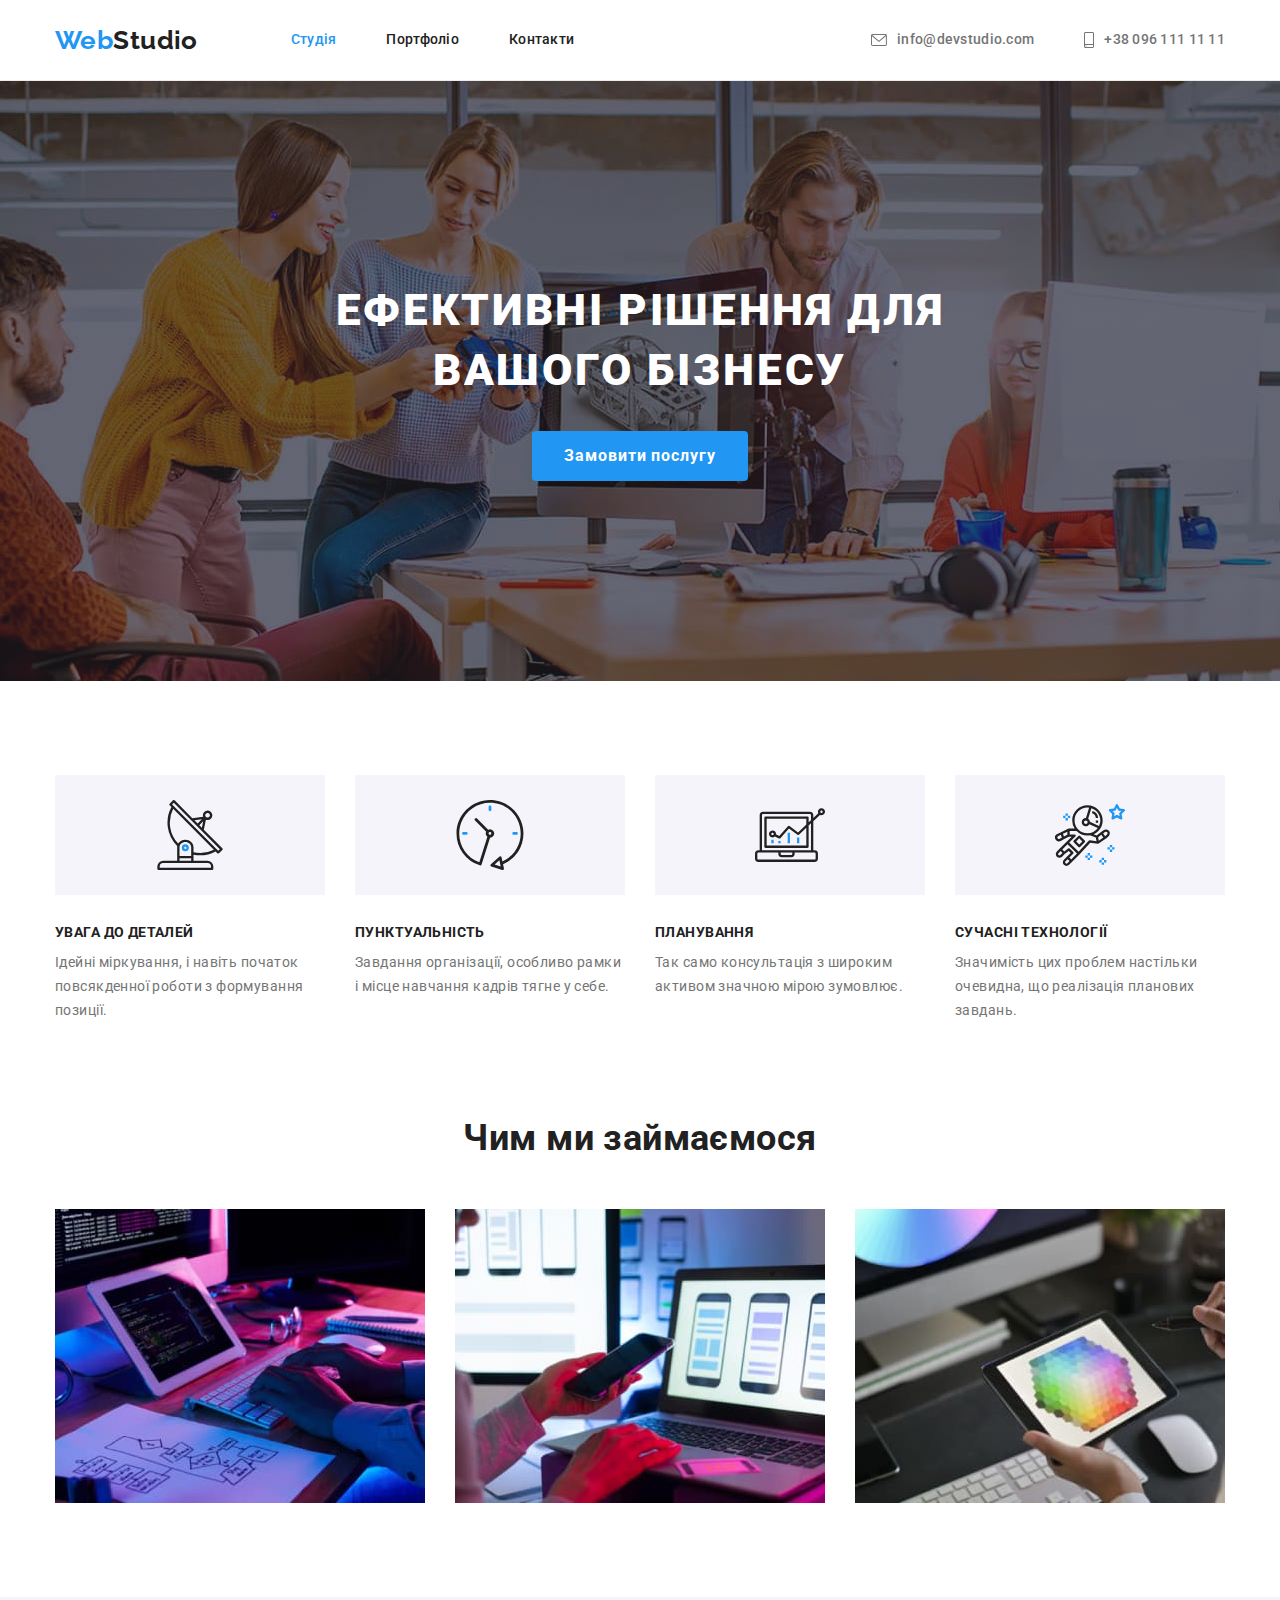
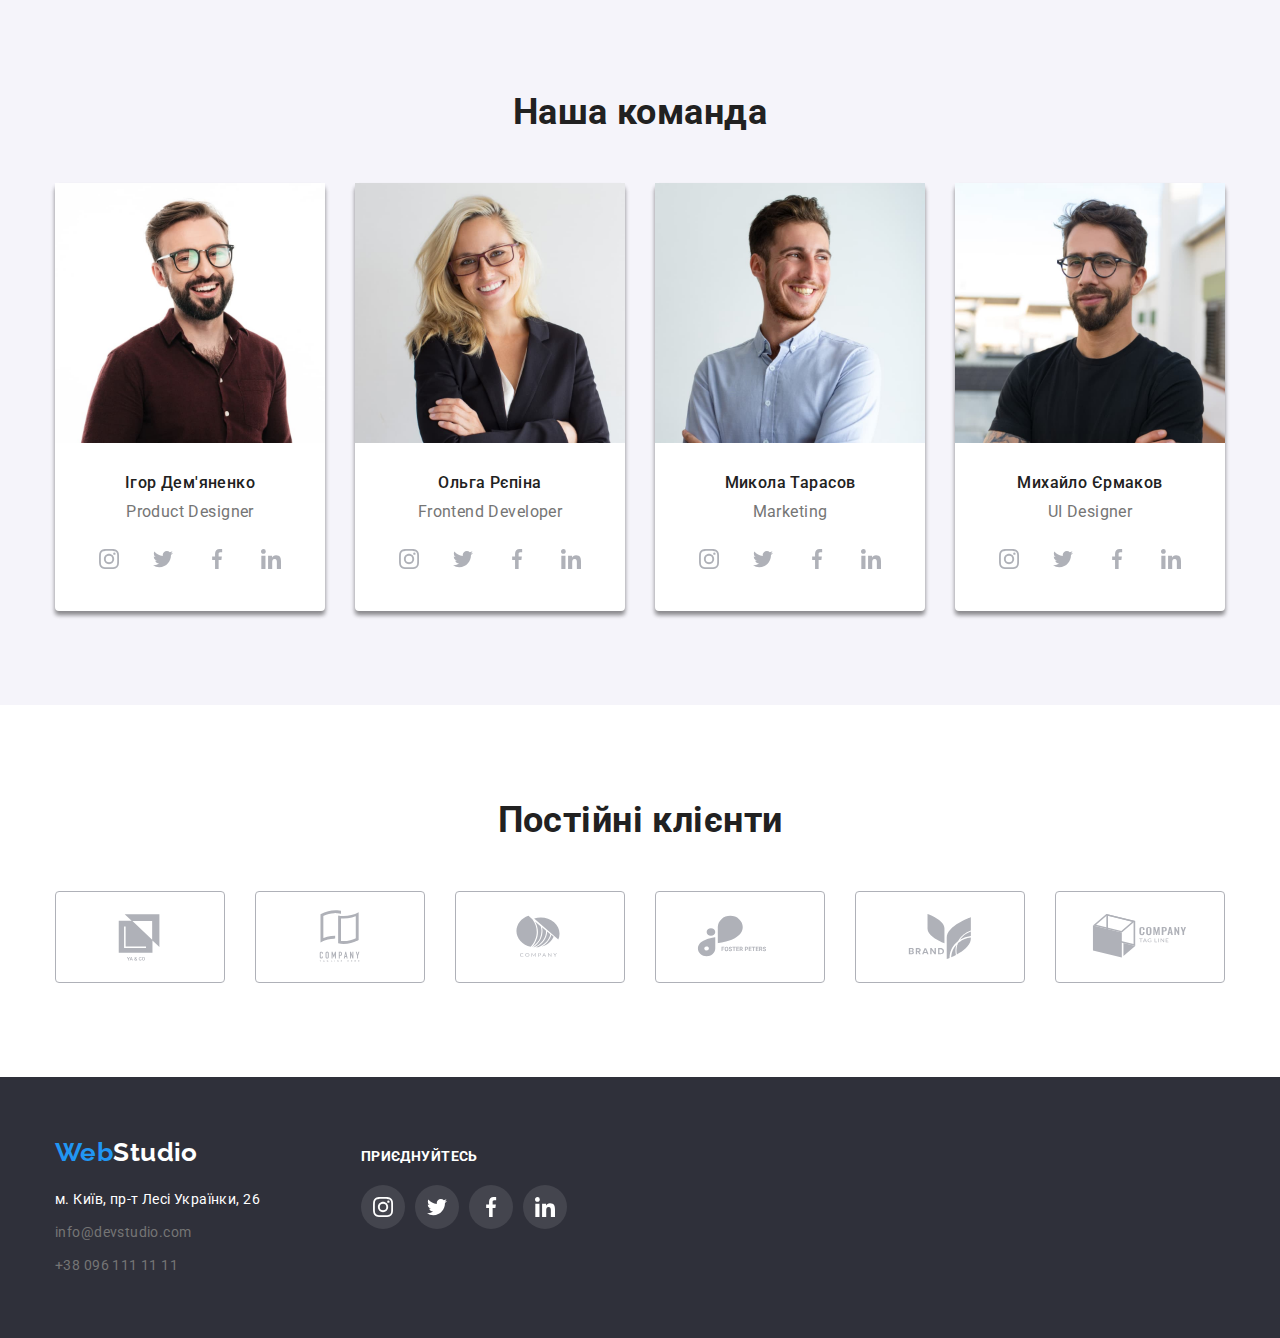
<file: index.html>
<!DOCTYPE html>
<html lang="uk">
 <head>
  <meta charset="UTF-8" />
  <meta http-equiv="X-UA-Compatible" content="IE=edge" />
  <meta name="viewport" content="width=device-width, initial-scale=1.0" />
  <title>Web Studio</title>

  <link rel="preconnect" href="https://fonts.googleapis.com" />
  <link rel="preconnect" href="https://fonts.gstatic.com" crossorigin />
  <link
   href="https://fonts.googleapis.com/css2?family=Raleway:wght@700&family=Roboto:wght@400;500;700;900&display=swap"
   rel="stylesheet"
  />
  <link
   rel="stylesheet"
   href="https://cdnjs.cloudflare.com/ajax/libs/modern-normalize/1.1.0/modern-normalize.min.css"
  />
  <link rel="stylesheet" href="./css/styles.css" />
 </head>

 <body>
  <header class="header border">
   <nav class="header-navigation container">
    <a class="logo" href="./index.html"><span class="logo-color">Web</span>Studio</a>
    <ul class="header-navigation-list">
     <li class="header-list-item">
      <a class="link-navigation is-active" href="./index.html">Студія</a>
     </li>
     <li class="header-list-item">
      <a class="link-navigation" href="./portfolio.html">Портфоліо</a>
     </li>
     <li class="header-list-item">
      <a class="link-navigation" href="">Контакти</a>
     </li>
    </ul>

    <ul class="header-contacts">
     <li class="contacts-list">
      <a class="link-contacts" href="mailto:info@devstudio.com">
       <svg class="header-icon" width="16" height="12">
        <use href="./images/spirite.svg#icon-envelope"></use>
       </svg>
       info@devstudio.com</a
      >
     </li>
     <li class="contacts-list">
      <a class="link-contacts" href="tel:+380961111111">
       <svg class="header-icon" width="10" height="16">
        <use href="./images/spirite.svg#icon-smartphone"></use>
       </svg>
       +38 096 111 11 11</a
      >
     </li>
    </ul>
   </nav>
  </header>

  <main>
   <section class="order overlay">
    <div class="container">
     <h1 class="order-title">Ефективні рішення для вашого бізнесу</h1>
     <button class="order-btn" type="button">Замовити послугу</button>
    </div>
    <!-- 
    <div class="modal-window">
     <div class="window"></div>
    </div> -->
   </section>

   <section class="benefits section">
    <div class="container">
     <h2 class="benefits-title hidden">Наші переваги</h2>
     <ul class="benefits-list">
      <li class="benefits-item">
       <div class="benefits-icon-box">
        <svg class="benefits-icon" width="70" height="70">
         <use href="./images/spirite.svg#icon-antenna"></use>
        </svg>
       </div>
       <h3 class="benefits-subtitle">УВАГА ДО ДЕТАЛЕЙ</h3>
       <p class="benefits-text">Ідейні міркування, і навіть початок повсякденної роботи з формування позиції.</p>
      </li>
      <li class="benefits-item">
       <div class="benefits-icon-box">
        <svg class="benefits-icon" width="70" height="70">
         <use href="./images/spirite.svg#icon-clock"></use>
        </svg>
       </div>
       <h3 class="benefits-subtitle">ПУНКТУАЛЬНІСТЬ</h3>
       <p class="benefits-text">Завдання організації, особливо рамки і місце навчання кадрів тягне у себе.</p>
      </li>
      <li class="benefits-item">
       <div class="benefits-icon-box">
        <svg class="benefits-icon" width="70" height="70">
         <use href="./images/spirite.svg#icon-diagram"></use>
        </svg>
       </div>
       <h3 class="benefits-subtitle">ПЛАНУВАННЯ</h3>
       <p class="benefits-text">Так само консультація з широким активом значною мірою зумовлює.</p>
      </li>

      <li class="benefits-item">
       <div class="benefits-icon-box">
        <svg class="benefits-icon" width="70" height="70">
         <use href="./images/spirite.svg#icon-astronaut"></use>
        </svg>
       </div>
       <h3 class="benefits-subtitle">СУЧАСНІ ТЕХНОЛОГІЇ</h3>
       <p class="benefits-text">Значимість цих проблем настільки очевидна, що реалізація планових завдань.</p>
      </li>
     </ul>
    </div>
   </section>

   <section class="doit section">
    <div class="container">
     <h2 class="doit-subtitle">Чим ми займаємося</h2>
     <ul class="doit-list">
      <li class="doit-item">
       <img src="./images/work-img-1.jpg" alt="our job" width="370" height="294" />
      </li>
      <li class="doit-item">
       <img src="./images/work-img-2.jpg" alt="our job" width="370" height="294" />
      </li>
      <li class="doit-item">
       <div class="doit-overlay">
        <img src="./images/work-img-3.jpg" alt="our job" width="370" height="294" />
       </div>
      </li>
     </ul>
     <div class="doit-overlay"></div>
    </div>
   </section>

   <section class="team section">
    <div class="container">
     <h2 class="team-subtitle">Наша команда</h2>
     <ul class="team-list">
      <li class="team-item">
       <img src="./images/team-img-1.jpg" alt="Ігор Дем'яненко" width="270" height="260" />
       <div class="team-text">
        <h3 class="team-name">Ігор Дем'яненко</h3>
        <p class="team-profession" lang="en">Product Designer</p>

        <ul class="team-social-iconbox">
         <li class="team-social-icon">
          <a href="" class="team-social-link">
           <svg class="social-logo" width="20" height="20">
            <use href="./images/spirite.svg#icon-instagram"></use>
           </svg>
          </a>
         </li>
         <li class="team-social-icon">
          <a href="" class="team-social-link">
           <svg class="social-logo" width="20" height="20">
            <use href="./images/spirite.svg#icon-twitter"></use>
           </svg>
          </a>
         </li>
         <li class="team-social-icon">
          <a href="" class="team-social-link">
           <svg class="social-logo" width="20" height="20">
            <use href="./images/spirite.svg#icon-facebook"></use>
           </svg>
          </a>
         </li>
         <li class="team-social-icon">
          <a href="" class="team-social-link">
           <svg class="social-logo" width="20" height="20">
            <use href="./images/spirite.svg#icon-linkedin"></use>
           </svg>
          </a>
         </li>
        </ul>
       </div>
      </li>

      <li class="team-item">
       <img src="./images/team-img-2.jpg" alt="Ольга Рєпіна" width="270" height="260" />
       <div class="team-text">
        <h3 class="team-name">Ольга Рєпіна</h3>
        <p class="team-profession" lang="en">Frontend Developer</p>

        <ul class="team-social-iconbox">
         <li class="team-social-icon">
          <a href="" class="team-social-link">
           <svg class="social-logo" width="20" height="20">
            <use href="./images/spirite.svg#icon-instagram"></use>
           </svg>
          </a>
         </li>
         <li class="team-social-icon">
          <a href="" class="team-social-link">
           <svg class="social-logo" width="20" height="20">
            <use href="./images/spirite.svg#icon-twitter"></use>
           </svg>
          </a>
         </li>
         <li class="team-social-icon">
          <a href="" class="team-social-link">
           <svg class="social-logo" width="20" height="20">
            <use href="./images/spirite.svg#icon-facebook"></use>
           </svg>
          </a>
         </li>
         <li class="team-social-icon">
          <a href="" class="team-social-link">
           <svg class="social-logo" width="20" height="20">
            <use href="./images/spirite.svg#icon-linkedin"></use>
           </svg>
          </a>
         </li>
        </ul>
       </div>
      </li>

      <li class="team-item">
       <img src="./images/team-img-3.jpg" alt="Микола Тарасов" width="270" height="260" />
       <div class="team-text">
        <h3 class="team-name">Микола Тарасов</h3>
        <p class="team-profession" lang="en">Marketing</p>

        <ul class="team-social-iconbox">
         <li class="team-social-item">
          <a href="" class="team-social-link">
           <svg class="social-logo" width="20" height="20">
            <use href="./images/spirite.svg#icon-instagram"></use>
           </svg>
          </a>
         </li>
         <li class="team-social-item">
          <a href="" class="team-social-link">
           <svg class="social-logo" width="20" height="20">
            <use href="./images/spirite.svg#icon-twitter"></use>
           </svg>
          </a>
         </li>
         <li class="team-social-item">
          <a href="" class="team-social-link">
           <svg class="social-logo" width="20" height="20">
            <use href="./images/spirite.svg#icon-facebook"></use>
           </svg>
          </a>
         </li>
         <li class="team-social-item">
          <a href="" class="team-social-link">
           <svg class="social-logo" width="20" height="20">
            <use href="./images/spirite.svg#icon-linkedin"></use>
           </svg>
          </a>
         </li>
        </ul>
       </div>
      </li>

      <li class="team-item">
       <img src="./images/team-img-4.jpg" alt="" width="270" height="260" />
       <div class="team-text">
        <h3 class="team-name">Михайло Єрмаков</h3>
        <p class="team-profession" lang="en">UI Designer</p>
        <ul class="team-social-iconbox">
         <li class="team-social-item">
          <a href="" class="team-social-link">
           <svg class="social-logo" width="20" height="20">
            <use href="./images/spirite.svg#icon-instagram"></use>
           </svg>
          </a>
         </li>
         <li class="team-social-item">
          <a href="" class="team-social-link">
           <svg class="social-logo" width="20" height="20">
            <use href="./images/spirite.svg#icon-twitter"></use>
           </svg>
          </a>
         </li>
         <li class="team-social-item">
          <a href="" class="team-social-link">
           <svg class="social-logo" width="20" height="20">
            <use href="./images/spirite.svg#icon-facebook"></use>
           </svg>
          </a>
         </li>
         <li class="team-social-item">
          <a href="" class="team-social-link">
           <svg class="social-logo" width="20" height="20">
            <use href="./images/spirite.svg#icon-linkedin"></use>
           </svg>
          </a>
         </li>
        </ul>
       </div>
      </li>
     </ul>
    </div>
   </section>

   <section class="clients section">
    <div class="container">
     <h2 class="clients-subtitle">Постійні клієнти</h2>
     <ul class="clients-list">
      <li class="clients-item">
       <a class="clients-link" href="#">
        <svg class="clients-logo" width="106" height="60">
         <use href="./images/spirite.svg#icon-clogo1"></use>
        </svg>
       </a>
      </li>
      <li class="clients-item">
       <a class="clients-link" href="#">
        <svg class="clients-logo" width="106" height="60">
         <use href="./images/spirite.svg#icon-clogo2"></use>
        </svg>
       </a>
      </li>
      <li class="clients-item">
       <a class="clients-link" href="#">
        <svg class="clients-logo" width="106" height="60">
         <use href="./images/spirite.svg#icon-clogo3"></use>
        </svg>
       </a>
      </li>
      <li class="clients-item">
       <a class="clients-link" href="#">
        <svg class="clients-logo" width="106" height="60">
         <use href="./images/spirite.svg#icon-clogo4"></use>
        </svg>
       </a>
      </li>
      <li class="clients-item">
       <a class="clients-link" href="#">
        <svg class="clients-logo" width="106" height="60">
         <use href="./images/spirite.svg#icon-clogo5"></use>
        </svg>
       </a>
      </li>
      <li class="clients-item">
       <a class="clients-link" href="#">
        <svg class="clients-logo" width="106" height="60">
         <use href="./images/spirite.svg#icon-clogo6"></use>
        </svg>
       </a>
      </li>
     </ul>
    </div>
   </section>
  </main>

  <footer class="footer">
   <div class="container footer-box-main">
    <div class="footer-box-left">
     <a class="logo" href="./index.html"> <span class="logo-color">Web</span>Studio</a>
     <address class="footer-address">
      <ul class="footer-contacts">
       <li class="footer-list">
        <a
         class="footer-map"
         href="https://goo.gl/maps/aHd2ftM9WsuAnUvCA"
         target="_blank"
         rel="nofollow noreferrer noopener"
         >м. Київ, пр-т Лесі Українки, 26</a
        >
       </li>
       <li class="footer-list">
        <a class="footer-link" href="mailto:info@devstudio.com">info@devstudio.com</a>
       </li>
       <li class="footer-list">
        <a class="footer-link" href="tel:+380961111111">+38 096 111 11 11</a>
       </li>
      </ul>
     </address>
    </div>
    <div class="social-box">
     <p class="social-title">приєднуйтесь</p>
     <ul class="footer-social">
      <li class="social-item">
       <a class="social-link" href="#">
        <svg class="social-logo" width="20" height="20">
         <use href="./images/spirite.svg#icon-instagram"></use>
        </svg>
       </a>
      </li>

      <li class="social-item">
       <a class="social-link" href="#">
        <svg class="social-logo" width="20" height="20">
         <use href="./images/spirite.svg#icon-twitter"></use>
        </svg>
       </a>
      </li>
      <li class="social-item">
       <a class="social-link" href="#">
        <svg class="social-logo" width="20" height="20">
         <use href="./images/spirite.svg#icon-facebook"></use>
        </svg>
       </a>
      </li>
      <li class="social-item">
       <a class="social-link" href="#">
        <svg class="social-logo" width="20" height="20">
         <use href="./images/spirite.svg#icon-linkedin"></use>
        </svg>
       </a>
      </li>
     </ul>
    </div>
   </div>
  </footer>
 </body>
</html>
</file>
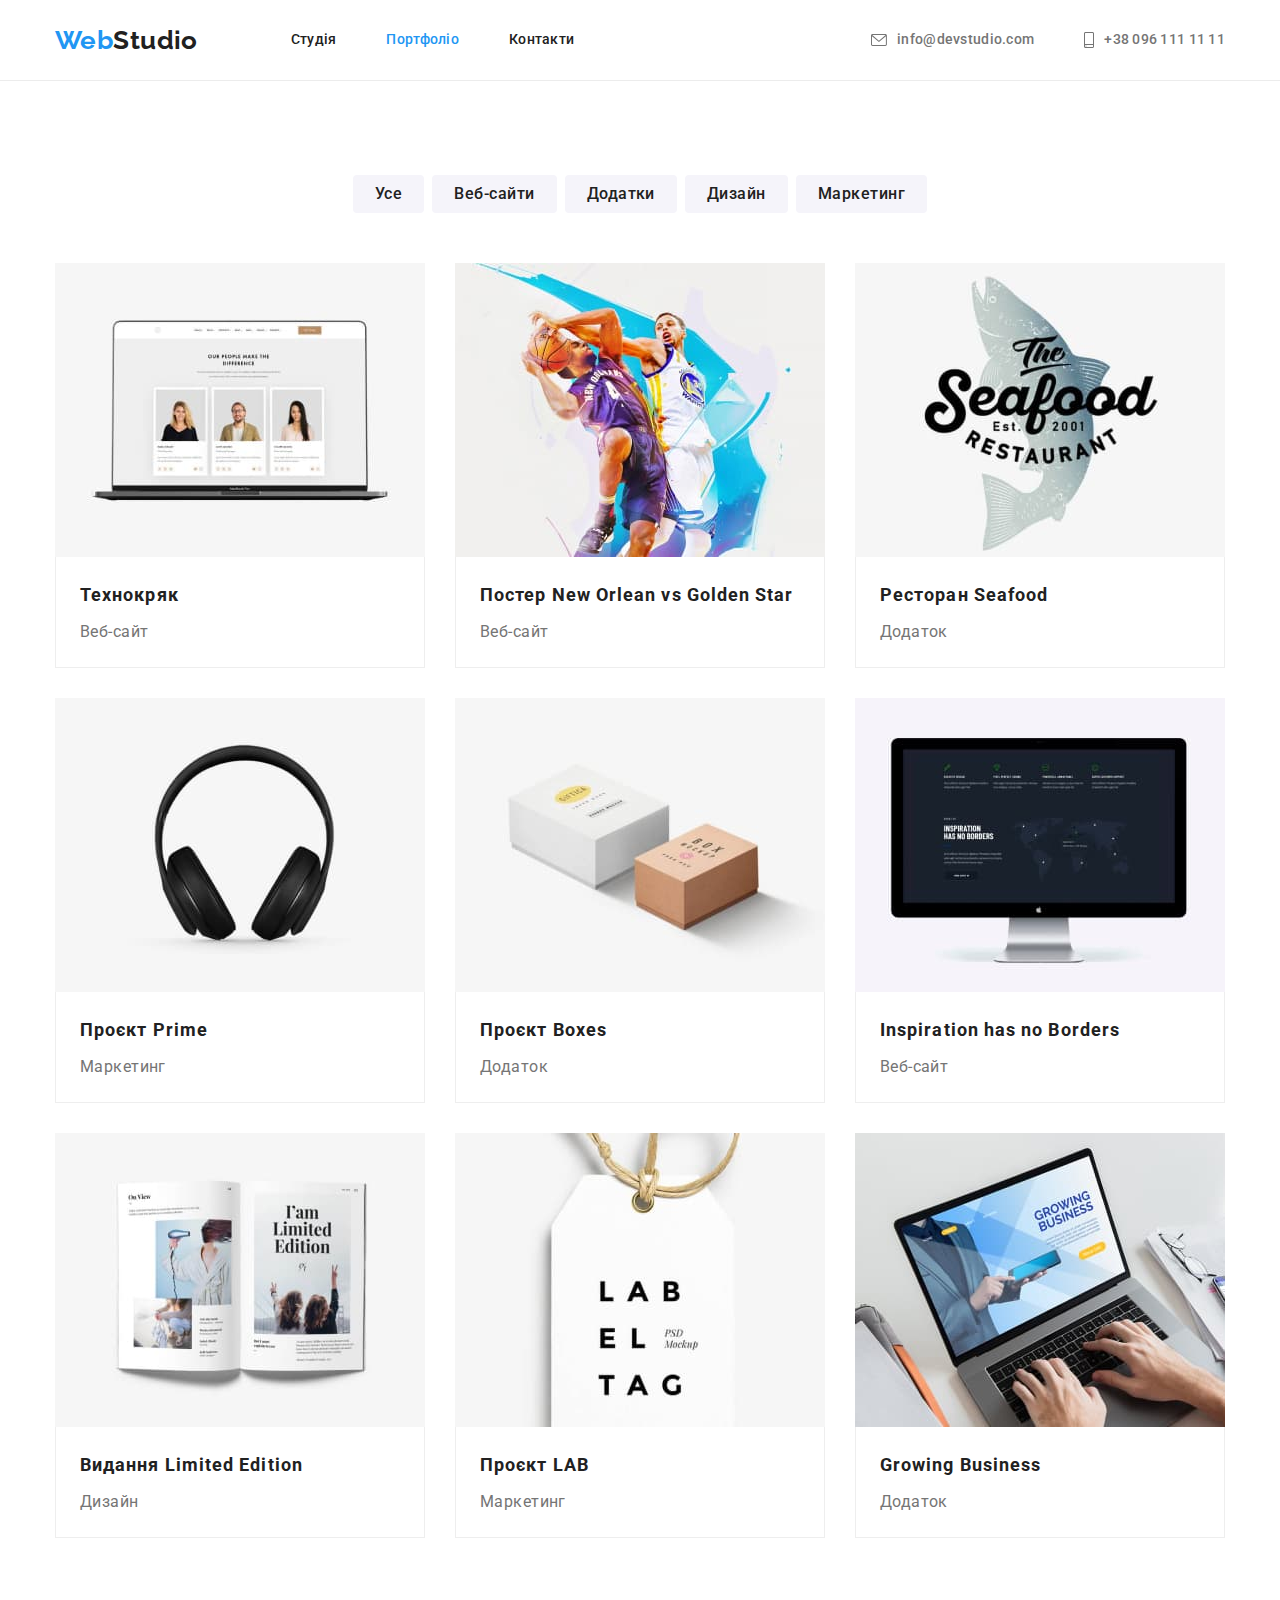
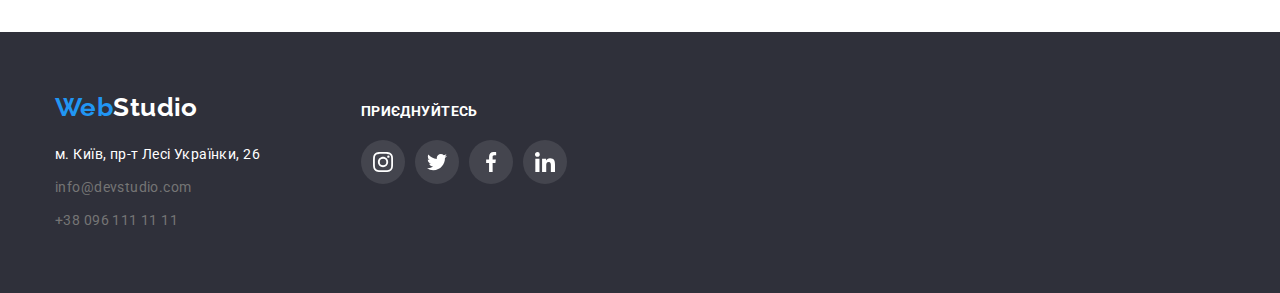
<file: portfolio.html>
<!DOCTYPE html>
<html lang="uk">
  <head>
    <meta charset="UTF-8" />
    <meta http-equiv="X-UA-Compatible" content="IE=edge" />
    <meta name="viewport" content="width=device-width, initial-scale=1.0" />
    <title>Web Studio</title>
    <link rel="preconnect" href="https://fonts.googleapis.com" />
    <link rel="preconnect" href="https://fonts.gstatic.com" crossorigin />
    <link
      href="https://fonts.googleapis.com/css2?family=Raleway:wght@700&family=Roboto:wght@400;500;700;900&display=swap"
      rel="stylesheet"
    />
    <link
      rel="stylesheet"
      href="https://cdnjs.cloudflare.com/ajax/libs/modern-normalize/1.1.0/modern-normalize.min.css"
    />
    <link rel="stylesheet" href="./css/styles.css" />
  </head>
  <body>
    <header class="header border">
      <nav class="header-navigation container">
        <a class="logo" href="./index.html"><span class="logo-color">Web</span>Studio</a>
        <ul class="header-navigation-list">
          <li class="header-list-item">
            <a class="link-navigation" href="./index.html">Студія</a>
          </li>
          <li class="header-list-item">
            <a class="link-navigation is-active" href="./portfolio.html">Портфоліо</a>
          </li>
          <li class="header-list-item">
            <a class="link-navigation" href="">Контакти</a>
          </li>
        </ul>

        <ul class="header-contacts">
          <li class="contacts-list">
            <a class="link-contacts" href="mailto:info@devstudio.com">
              <svg class="header-icon" width="16" height="12">
                <use href="./images/spirite.svg#icon-envelope"></use>
              </svg>
              info@devstudio.com</a
            >
          </li>
          <li class="contacts-list">
            <a class="link-contacts" href="tel:+380961111111">
              <svg class="header-icon" width="10" height="16">
                <use href="./images/spirite.svg#icon-smartphone"></use>
              </svg>
              +38 096 111 11 11</a
            >
          </li>
        </ul>
      </nav>
    </header>

    <main class="main">
      <section class="filter-portfolio section">
        <div class="container">
          <h1 class="filter-title hidden">Web Portfolio</h1>
          <ul class="filter-list">
            <li class="filter-item">
              <button class="filter-btn" type="button">Усе</button>
            </li>
            <li class="filter-item">
              <button class="filter-btn" type="button">Веб-сайти</button>
            </li>
            <li class="filter-item">
              <button class="filter-btn" type="button">Додатки</button>
            </li>
            <li class="filter-item">
              <button class="filter-btn" type="button">Дизайн</button>
            </li>
            <li class="filter-item">
              <button class="filter-btn" type="button">Маркетинг</button>
            </li>
          </ul>

          <ul class="portfolio-list">
            <li class="portfolio-item">
              <a class="portfolio-link" href="">
                <img src="./images/pf-1.jpg" alt="Технокряк" width="370" />
                <div class="border-portfolio">
                  <h2 class="portfolio-title">Технокряк</h2>
                  <p class="portfolio-text">Веб-сайт</p>
                </div>
              </a>
            </li>

            <li class="portfolio-item">
              <a class="portfolio-link" href="">
                <img src="./images/pf-2.jpg" alt="Постер New Orlean vs Golden Star" width="370" />
                <div class="border-portfolio">
                  <h2 class="portfolio-title">Постер New Orlean vs Golden Star</h2>
                  <p class="portfolio-text">Веб-сайт</p>
                </div>
              </a>
            </li>

            <li class="portfolio-item">
              <a class="portfolio-link" href="">
                <img src="./images/pf-3.jpg" alt="Ресторан Seafood" width="370" />
                <div class="border-portfolio">
                  <h2 class="portfolio-title">Ресторан Seafood</h2>
                  <p class="portfolio-text">Додаток</p>
                </div>
              </a>
            </li>

            <li class="portfolio-item">
              <a class="portfolio-link" href="">
                <img src="./images/pf-4.jpg" alt="Проєкт Prime" width="370" />
                <div class="border-portfolio">
                  <h2 class="portfolio-title">Проєкт Prime</h2>
                  <p class="portfolio-text">Маркетинг</p>
                </div>
              </a>
            </li>

            <li class="portfolio-item">
              <a class="portfolio-link" href="">
                <img src="./images/pf-5.jpg" alt="Проєкт Boxes" width="370" />
                <div class="border-portfolio">
                  <h2 class="portfolio-title">Проєкт Boxes</h2>
                  <p class="portfolio-text">Додаток</p>
                </div>
              </a>
            </li>

            <li class="portfolio-item">
              <a class="portfolio-link" href="">
                <img src="./images/pf-6.jpg" alt="Inspiration has no Borders" width="370" />
                <div class="border-portfolio">
                  <h2 class="portfolio-title">Inspiration has no Borders</h2>
                  <p class="portfolio-text">Веб-сайт</p>
                </div>
              </a>
            </li>

            <li class="portfolio-item">
              <a class="portfolio-link" href="">
                <img src="./images/pf-7.jpg" alt="Видання Limited Edition" width="370" />
                <div class="border-portfolio">
                  <h2 class="portfolio-title">Видання Limited Edition</h2>
                  <p class="portfolio-text">Дизайн</p>
                </div>
              </a>
            </li>

            <li class="portfolio-item">
              <a class="portfolio-link" href="">
                <img src="./images/pf-8.jpg" alt="Проєкт LAB" width="370" />
                <div class="border-portfolio">
                  <h2 class="portfolio-title">Проєкт LAB</h2>
                  <p class="portfolio-text">Маркетинг</p>
                </div>
              </a>
            </li>

            <li class="portfolio-item">
              <a class="portfolio-link" href="">
                <img src="./images/pf-9.jpg" alt="Growing Business" width="370" />
                <div class="border-portfolio">
                  <h2 class="portfolio-title">Growing Business</h2>
                  <p class="portfolio-text">Додаток</p>
                </div>
              </a>
            </li>
          </ul>
        </div>
      </section>
    </main>

    <footer class="footer">
      <div class="container footer-box-main">
        <div class="footer-box-left">
          <a class="logo" href="./index.html"> <span class="logo-color">Web</span>Studio</a>
          <address class="footer-address">
            <ul class="footer-contacts">
              <li class="footer-list list">
                <a
                  class="footer-map"
                  href="https://goo.gl/maps/aHd2ftM9WsuAnUvCA"
                  target="_blank"
                  rel="nofollow noreferrer noopener"
                  >м. Київ, пр-т Лесі Українки, 26</a
                >
              </li>
              <li class="footer-list">
                <a class="footer-link" href="mailto:info@devstudio.com">info@devstudio.com</a>
              </li>
              <li class="footer-list list">
                <a class="footer-link" href="tel:+380961111111">+38 096 111 11 11</a>
              </li>
            </ul>
          </address>
        </div>
        <div class="social-box">
          <p class="social-title">приєднуйтесь</p>
          <ul class="footer-social">
            <li class="social-item">
              <a class="social-link" href="#">
                <svg class="social-logo" width="20" height="20">
                  <use href="./images/spirite.svg#icon-instagram"></use>
                </svg>
              </a>
            </li>

            <li class="social-item">
              <a class="social-link" href="#">
                <svg class="social-logo" width="20" height="20">
                  <use href="./images/spirite.svg#icon-twitter"></use>
                </svg>
              </a>
            </li>
            <li class="social-item">
              <a class="social-link" href="#">
                <svg class="social-logo" width="20" height="20">
                  <use href="./images/spirite.svg#icon-facebook"></use>
                </svg>
              </a>
            </li>
            <li class="social-item">
              <a class="social-link" href="#">
                <svg class="social-logo" width="20" height="20">
                  <use href="./images/spirite.svg#icon-linkedin"></use>
                </svg>
              </a>
            </li>
          </ul>
        </div>
      </div>
    </footer>
  </body>
</html>
</file>
<file: css/styles.css>
:root {
 --primary-color: #212121;
 --secondary-color: #757575;
 --thirdy-color: #fff;
 --hover-link-color: #2196f3;
 --logo-color: #2196f3;
 --gray: #2f303a;
 --light-gray: #ececec;
 --border-portfolio: #eeeeee;
 --btn-background: #f5f4fa;
 --primary-font-size: 14px;
 --secondary-font-size: 16px;
}

body {
 font-family: "Roboto", sans-serif;
 color: var(--primary-color);
 letter-spacing: 0.03em;
 font-size: var(--primary-font-size); /* fixed */
}

/* ------------------------------ */
/* ==== Utils and clear css ======*/
/* ------------------------------ */

address {
 font-style: normal; /* fixed */
}

img {
 display: block;
 max-width: 100%;
 height: auto;
}

h1,
h2,
h3,
h4,
h5,
h6,
p,
ul {
 margin: 0px;
 padding: 0px;
}

ul,
ol {
 list-style-type: none;
}

a {
 text-decoration: none;
}

.container {
 width: 1200px;
 padding-left: 15px;
 padding-right: 15px;
 margin: 0 auto;
}

.section {
 padding: 94px 0px;
}

/* Hidden element. Example h1-h6 */
.hidden {
 position: absolute;
 width: 1px;
 height: 1px;
 margin: -1px;
 border: 0;
 padding: 0;

 white-space: nowrap;
 clip-path: inset(100%);
 clip: rect(0 0 0 0);
 overflow: hidden;
}

.is-active {
 position: relative;
}

/* .is-active::after {
 position: absolute;
 content: "";
 width: 100%;
 height: 4px;
 bottom: 0;
 left: 0;
 border-radius: 2px;
 background-color: var(--hover-link-color);
} */

/* ------------------------------ */
/* =========== Header ============*/
/* ------------------------------ */

.header .container {
 display: flex;
 align-items: center;
}

.header-navigation {
 display: flex;
 align-items: center;
}

.logo {
 margin-right: 93px;
 text-decoration: none;
 color: var(--primary-color);
 font-weight: 700;
 font-family: "Raleway";
 font-size: 26px;
 line-height: 1.19;
}

.logo-color {
 color: var(--logo-color);
}

.header-navigation-list {
 display: flex;
 padding-left: 0px;
}

.header-list-item:not(:last-child) {
 margin-right: 50px;
}

.link-navigation {
 display: block;
 padding-top: 32px;
 padding-bottom: 32px;

 color: var(--primary-color);
 font-weight: 500;

 line-height: 1.14;
 letter-spacing: 0.02em;
}

.link-navigation:focus,
.link-navigation:hover {
 color: var(--hover-link-color);
}

.header-contacts {
 display: flex;
 margin-left: auto;
 align-items: center;
}

.contacts-list:not(:last-child) {
 margin-right: 50px;
}

.link-contacts {
 display: flex;
 align-items: center;
 justify-content: center;
 padding-top: 32px;
 padding-bottom: 32px;
 color: var(--secondary-color);
 font-weight: 500;

 line-height: 1.14;
 letter-spacing: 0.02em;
}

.link-contacts:hover,
.link-contacts:focus {
 color: var(--hover-link-color);
}

.header-icon {
 margin-right: 10px;
 fill: currentColor;
}

.header.border {
 border-bottom: 1px solid var(--light-gray);
}

.link-navigation.is-active {
 color: var(--hover-link-color);
}

/* ------------------------------ */
/* ======== Order service= =======*/
/* ------------------------------ */

.order {
 /* position: relative; */
 padding-top: 200px;
 padding-bottom: 200px;
 background-color: var(--gray);
 text-align: center;
}

.overlay {
 max-width: 1600px;
 height: 600px;
 margin-left: auto;
 margin-right: auto;

 background-image: linear-gradient(to right, rgba(47, 48, 58, 0.4), rgba(47, 48, 58, 0.4)), url(../images/order-img.jpg);

 background-repeat: no-repeat;
 background-position: center;
 background-size: cover;
}

.order-title {
 width: 696px;
 margin: 0 auto;
 margin-bottom: 30px;

 color: var(--thirdy-color);
 font-weight: 900;
 font-size: 44px;
 line-height: 1.36;
 letter-spacing: 0.06em;
 text-transform: uppercase;
}

.order-btn {
 margin: 0 auto;
 padding: 10px 32px;
 min-width: 216px;

 font-family: inherit;
 font-weight: 700;
 font-size: var(--secondary-font-size);
 line-height: 1.88;

 color: var(--thirdy-color);
 letter-spacing: 0.06em;
 background: var(--hover-link-color);
 border: 0;
 box-shadow: 0px 4px 4px rgba(0, 0, 0, 0);
 border-radius: 4px;
 cursor: pointer;
}

/* .modal-window {
 position: absolute;
 width: 100%;
 height: 150%;

 top: 0;
 right: 0;
 background-color: aqua;
 opacity: 0.5;
}

.window {
 width: 528px;
 height: 581px;
 background-color: var(--thirdy-color);
 opacity: 1;
} */

/* ------------------------------ */
/* ========== Benefits ===========*/
/* ------------------------------ */

.benefits-list {
 display: flex;
}

.benefits-icon-box {
 display: flex;
 align-items: center;
 justify-content: center;
 margin-bottom: 30px;
 padding: 25px 100px;
 background-color: #f5f4fa;
}

.benefits-icon {
 fill: currentColor;
 color: #2196f3;
}

.benefits-item:not(:last-child) {
 margin-right: 30px;
}

.benefits-subtitle {
 margin-bottom: 10px;
 font-size: 14px;
 font-weight: 700;

 line-height: 1.14;
 text-transform: uppercase;
}

.benefits-text {
 line-height: 1.71;
 color: var(--secondary-color);
}

/* ------------------------------ */
/* ====== What are we doing ======*/
/* ------------------------------ */

.doit {
 padding-top: 0px;
}

.doit-subtitle,
.team-subtitle {
 text-align: center;
 margin-bottom: 50px;
 font-weight: 700;
 font-size: 36px;
 line-height: 1.17;
}

.doit-item:not(:last-child),
.team-item:not(:last-child) {
 margin-right: 30px;
}

.doit-list,
.team-list {
 display: flex;
}

/* .doit-item {
 position: relative;
}

.doit-overlay {
 position: absolute;
 right: 0;
 top: 0;
 left: 0;
 bottom: 0; 
 width: 100%;
 height: 100%;
 background-color: red;
} */

/* ------------------------------ */
/* ========== Our Team ===========*/
/* ------------------------------ */

.team-item {
 text-align: center;
 border-radius: 4px;
 box-shadow: 0px 4px 4px rgba(0, 0, 0, 0.25), 0px 4px 4px rgba(0, 0, 0, 0.25);

 background-color: var(--thirdy-color);
}

.team-text {
 padding: 30px 0;
}

.team {
 background-color: #f5f4fa;
}

.team-name {
 margin-bottom: 10px;
 font-weight: 500;
 font-size: var(--secondary-font-size);
 line-height: 1.19;
}

.team-profession {
 margin-bottom: 16px;
 font-size: var(--secondary-font-size);
 line-height: 1.19;
 color: var(--secondary-color);
}

.team-social-iconbox {
 display: flex;
 justify-content: center;
 align-items: center;
 gap: 10px;
}

.team-social-link {
 display: flex;
 justify-content: center;
 align-items: center;
 /* margin-right: 10px; */
 width: 44px;
 height: 44px;
 border-radius: 50px;
 color: #afb1b8;
}

.team-social-link:hover,
.team-social-link:focus {
 color: var(--thirdy-color);
 background-color: #2196f3;
}

.team-social-icon > .social-logo {
 fill: currentColor;
}

/* ------------------------------ */
/* ======== Our clients  =========*/
/* ------------------------------ */
.clients-subtitle {
 margin-bottom: 50px;
 text-align: center;

 font-weight: 700;
 font-size: 36px;
 line-height: 1.17;
}

.clients-list {
 display: flex;
}

.clients-link {
 display: flex;
 width: 170px;
 height: 92px;
 justify-content: center;
 align-items: center;
 color: #afb1b8;
 border: 1px solid currentColor;
 border-radius: 4px;
}

.clients-item:not(:last-child) {
 margin-right: 30px;
}

.clients-logo {
 fill: currentColor;
}

.clients-link:focus,
.clients-link:hover {
 color: #2196f3;
}

/* ------------------------------ */
/* ============ Footer ===========*/
/* ------------------------------ */

.footer {
 background-color: var(--gray);
 padding: 60px 0;
}

.footer-box-main {
 display: flex;
 align-items: baseline;
}

.footer-box-left {
 margin-right: 70px;
}

.footer .logo {
 color: var(--thirdy-color);
}

.footer-list:not(:last-child) {
 margin-bottom: 9px;
}

.footer-address {
 margin-top: 20px;
}

.footer-map {
 color: var(--thirdy-color);
 line-height: 1.71;
}

.footer-link {
 color: var(--secondary-color);
 line-height: 1.71;
}

.footer-map:focus,
.footer-map:hover,
.footer-link:focus,
.footer-link:hover {
 color: var(--hover-link-color);
}

/* ------------------------------ */
/* ======= Footer social icon ====*/
/* ------------------------------ */

.footer-social {
 display: flex;
}

.social-title {
 margin-bottom: 20px;
 font-weight: 700;
 font-size: 14px;
 line-height: 1.14;

 color: var(--thirdy-color);

 text-transform: uppercase;
}

.social-link {
 display: flex;
 justify-content: center;
 align-items: center;
 margin-right: 10px;
 width: 44px;
 height: 44px;
 color: var(--thirdy-color);
 border-radius: 50px;
 background-color: rgba(255, 255, 255, 0.1);
}

.social-link:hover,
.social-link:focus {
 background-color: #2196f3;
}

.social-logo {
 fill: currentColor;
}

/* ------------------------------ */
/* ======= Portfolio Style =======*/
/* ------------------------------ */

.filter-list {
 display: flex;
 justify-content: center;
 margin-bottom: 50px;
}
.filter-item:not(:last-child) {
 margin-right: 8px;
}
.filter-btn {
 display: block;
 padding: 6px 22px;

 font-family: inherit;
 font-weight: 500;
 font-size: var(--secondary-font-size);
 line-height: 1.63;
 letter-spacing: 0.03em; /* fixed */

 color: var(--primary-color);
 background: var(--btn-background);
 border-width: 0;
 border-radius: 4px;
 cursor: pointer;
}

.filter-btn:hover,
.filter-btn:focus {
 background-color: var(--hover-link-color);
 color: var(--thirdy-color);
 box-shadow: 0px 3px 1px rgba(0, 0, 0, 0.1), 0px 1px 2px rgba(0, 0, 0, 0.08), 0px 2px 2px rgba(0, 0, 0, 0.12);
}

.portfolio-list {
 display: flex;
 flex-wrap: wrap;
}

.portfolio-item {
 flex-basis: calc((100% - 60px) / 3);
 margin-right: 30px;
 margin-bottom: 30px;
}

.border-portfolio {
 border-bottom: 1px solid var(--border-portfolio);
 border-left: 1px solid var(--border-portfolio);
 border-right: 1px solid var(--border-portfolio);
 padding: 20px 24px;
}

.portfolio-item:nth-child(3n) {
 margin-right: 0px;
}

.portfolio-item:nth-last-child(-n + 3) {
 margin-bottom: 0px;
}

.portfolio-title {
 font-weight: 700;
 font-size: 18px;
 line-height: 2;
 letter-spacing: 0.06em;
 color: var(--primary-color);
}

.portfolio-link:hover,
.portfolio-link:focus {
 display: block;
 box-shadow: 0px 1px 1px rgba(0, 0, 0, 0.12), 0px 4px 4px rgba(0, 0, 0, 0.06), 1px 4px 6px rgba(0, 0, 0, 0.16);
}

.portfolio-text {
 margin-top: 4px;

 font-size: var(--secondary-font-size);
 line-height: 1.88;
 color: var(--secondary-color);
}

/* Стилі нижче були зроблені щоб попрактикуватись */

/* Змінюємо синій на чорний в header*/

.header-navigation > .logo:hover .logo-color {
 color: var(--primary-color);
}

/* Змінюємо чорний в header, білий в footer на синій   */
.logo:hover {
 color: var(--logo-color);
}

/* Змінюємо синій на білий footer */

.footer .logo:hover > .logo-color {
 color: var(--btn-background);
}
</file>
